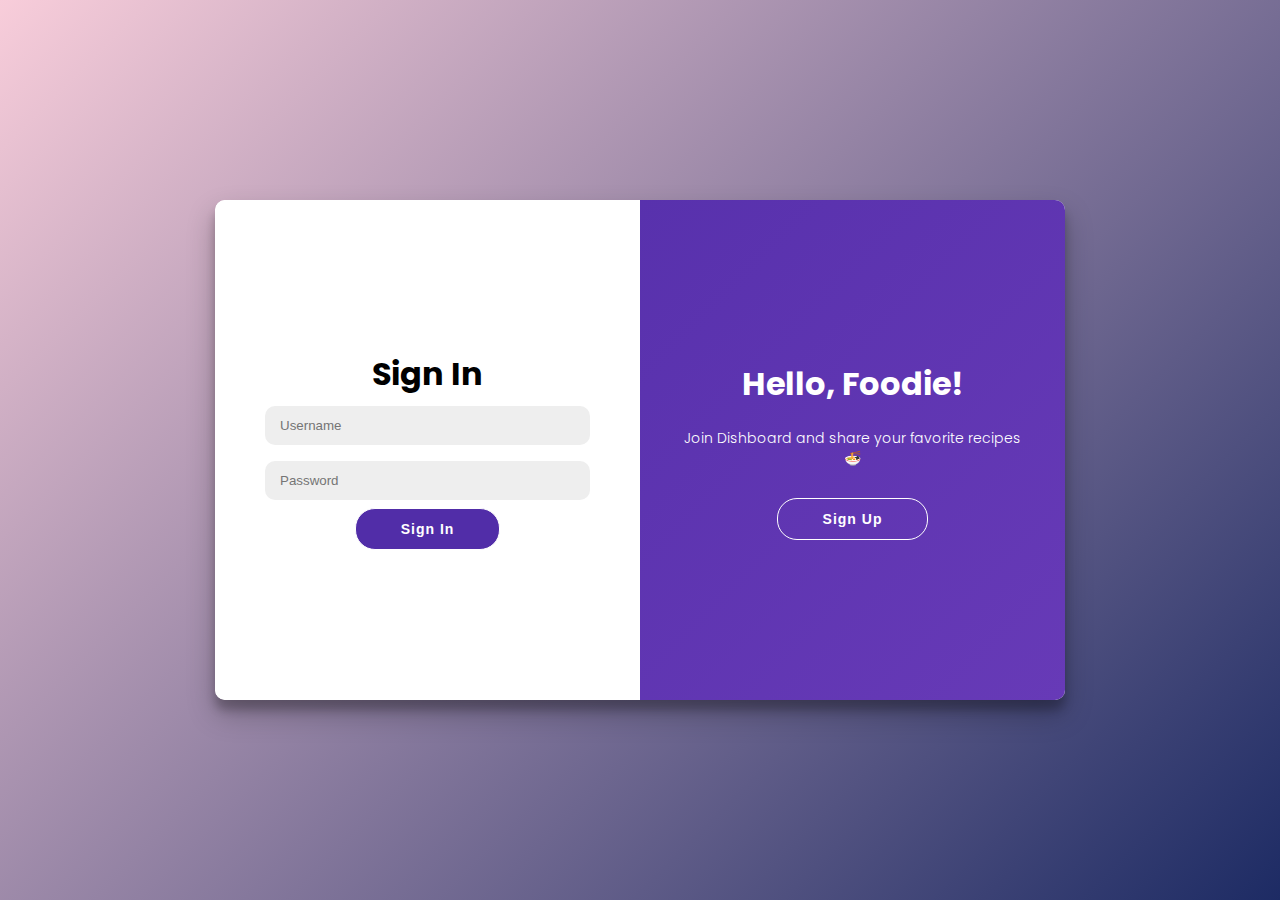
<file: public/index.html>
<!DOCTYPE html>
<html lang="en">
<head>
  <meta charset="UTF-8">
  <title>Dishboard Login 🍲</title>
  <link rel="stylesheet" href="styles_login.css">
</head>
<body>
  <div class="container" id="container">
    <!-- Sign Up -->
    <div class="form-container sign-up-container">
      <form id="signup-form">
        <h1>Create Account</h1>
        <input type="text" id="signup-name" placeholder="Full Name" required />
        <input type="text" id="signup-username" placeholder="Username" required />
        <input type="email" id="signup-email" placeholder="Email" required />
        <input type="password" id="signup-password" placeholder="Password" required />
        <button type="submit">Sign Up</button>
      </form>
    </div>

    <!-- Sign In -->
    <div class="form-container sign-in-container">
      <form id="login-form">
        <h1>Sign In</h1>
        <input type="text" id="login-username" placeholder="Username" required />
        <input type="password" id="login-password" placeholder="Password" required />
        <button type="submit">Sign In</button>
      </form>
    </div>

    <div class="overlay-container">
      <div class="overlay">
        <div class="overlay-panel overlay-left">
          <h1>Welcome Back!</h1>
          <p>To keep sharing dishes, login here</p>
          <button class="ghost" id="signIn">Sign In</button>
        </div>
        <div class="overlay-panel overlay-right">
          <h1>Hello, Foodie!</h1>
          <p>Join Dishboard and share your favorite recipes 🍜</p>
          <button class="ghost" id="signUp">Sign Up</button>
        </div>
      </div>
    </div>
  </div>

  <script>
    const container = document.getElementById('container');
    const signUpButton = document.getElementById('signUp');
    const signInButton = document.getElementById('signIn');
    const signupForm = document.getElementById("signup-form");
    const loginForm = document.getElementById("login-form");

    signUpButton.addEventListener('click', () => container.classList.add("right-panel-active"));
    signInButton.addEventListener('click', () => container.classList.remove("right-panel-active"));

    // Signup - store full name & username in localStorage
    signupForm.addEventListener("submit", (e) => {
      e.preventDefault();
      const fullName = document.getElementById("signup-name").value;
      const username = document.getElementById("signup-username").value;
      localStorage.setItem("username", username);
      localStorage.setItem("fullname", fullName);
      alert("Signup successful! Please sign in.");
      container.classList.remove("right-panel-active");
    });

    // Login - retrieve fullname
    loginForm.addEventListener("submit", (e) => {
      e.preventDefault();
      const username = document.getElementById("login-username").value;
      const fullname = localStorage.getItem("fullname") || username;
      localStorage.setItem("username", username);
      localStorage.setItem("fullname", fullname);
      window.location.href = "home.html";
    });
  </script>
</body>
</html>
</file>
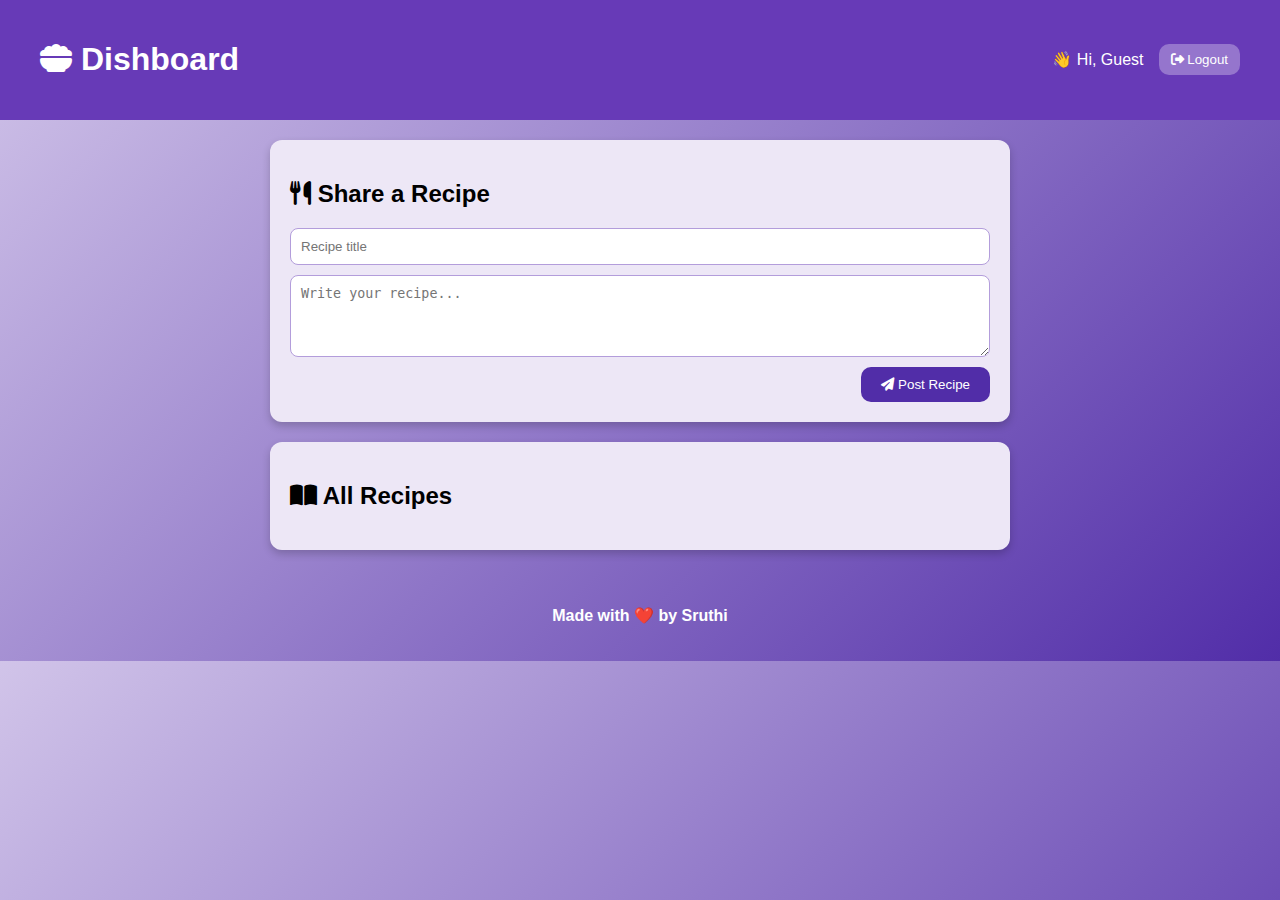
<file: public/home.html>
<!DOCTYPE html>
<html lang="en">
<head>
  <meta charset="UTF-8">
  <title>Dishboard 🍲</title>
  <link rel="stylesheet" href="styles_home.css">
  <link rel="stylesheet" href="https://cdnjs.cloudflare.com/ajax/libs/font-awesome/6.6.0/css/all.min.css">
</head>
<body>
  <header class="topbar">
    <h1><i class="fa-solid fa-bowl-food"></i> Dishboard</h1>
    <div class="user-info">
      <span id="user-name">👋 Hi, Chef</span>
      <button onclick="logout()" class="logout-btn"><i class="fa-solid fa-right-from-bracket"></i> Logout</button>
    </div>
  </header>

  <main>
    <section class="post-section">
      <h2><i class="fa-solid fa-utensils"></i> Share a Recipe</h2>
      <div class="post-box">
        <input id="title" placeholder="Recipe title" class="input-field">
        <textarea id="content" placeholder="Write your recipe..." rows="4" class="input-field"></textarea>
        <button onclick="postRecipe()" class="btn-post">
          <i class="fa-solid fa-paper-plane"></i> Post Recipe
        </button>
      </div>
    </section>

    <section class="feed-section">
      <h2><i class="fa-solid fa-book-open"></i> All Recipes</h2>
      <div id="feed" class="feed"></div>
    </section>
  </main>

  <footer>
    <p>Made with ❤️ by Sruthi</p>
  </footer>

  <script src="script.js"></script>
</body>
</html>
</file>
<file: public/styles_login.css>
@import url('https://fonts.googleapis.com/css2?family=Poppins:wght@300;400;600&display=swap');

* {
    box-sizing: border-box;
}

body {
    background: linear-gradient(135deg, #f8cdda 0%, #1d2b64 100%);
    display: flex;
    justify-content: center;
    align-items: center;
    height: 100vh;
    font-family: 'Poppins', sans-serif;
    margin: 0;
}

h1 {
    font-weight: bold;
    margin: 0;
}

p {
    font-size: 14px;
    font-weight: 300;
    line-height: 20px;
    margin: 20px 0 30px;
}

button {
    border-radius: 20px;
    border: 1px solid #ffffff;
    background-color: #512da8;
    color: #fff;
    font-size: 14px;
    font-weight: bold;
    padding: 12px 45px;
    letter-spacing: 1px;
    transition: transform 80ms ease-in;
    cursor: pointer;
}

button:hover {
    background-color: #673ab7;
}

button:active {
    transform: scale(0.95);
}

button.ghost {
    background-color: transparent;
    border-color: #fff;
}

form {
    background-color: #ffffff;
    display: flex;
    align-items: center;
    justify-content: center;
    flex-direction: column;
    padding: 0 50px;
    height: 100%;
    text-align: center;
    border-radius: 10px;
}

input {
    background-color: #eee;
    border: none;
    padding: 12px 15px;
    margin: 8px 0;
    width: 100%;
    border-radius: 10px;
}

.container {
    background-color: #fff;
    border-radius: 10px;
    box-shadow: 0 14px 28px rgba(0,0,0,0.25), 
                0 10px 10px rgba(0,0,0,0.22);
    position: relative;
    overflow: hidden;
    width: 850px;
    max-width: 100%;
    min-height: 500px;
}

.form-container {
    position: absolute;
    top: 0;
    height: 100%;
    transition: all 0.6s ease-in-out;
}

.sign-in-container {
    left: 0;
    width: 50%;
    z-index: 2;
}

.sign-up-container {
    left: 0;
    width: 50%;
    opacity: 0;
    z-index: 1;
}

.container.right-panel-active .sign-in-container {
    transform: translateX(100%);
}

.container.right-panel-active .sign-up-container {
    transform: translateX(100%);
    opacity: 1;
    z-index: 5;
    animation: show 0.6s;
}

@keyframes show {
    0%, 49.99% {
        opacity: 0;
        z-index: 1;
    }
    50%, 100% {
        opacity: 1;
        z-index: 5;
    }
}

.overlay-container {
    position: absolute;
    top: 0;
    left: 50%;
    width: 50%;
    height: 100%;
    overflow: hidden;
    transition: transform 0.6s ease-in-out;
    z-index: 100;
}

.container.right-panel-active .overlay-container {
    transform: translateX(-100%);
}

.overlay {
    background: linear-gradient(135deg, #512da8, #673ab7);
    color: #fff;
    position: relative;
    left: -100%;
    height: 100%;
    width: 200%;
    transform: translateX(0);
    transition: transform 0.6s ease-in-out;
}

.container.right-panel-active .overlay {
    transform: translateX(50%);
}

.overlay-panel {
    position: absolute;
    display: flex;
    align-items: center;
    justify-content: center;
    flex-direction: column;
    padding: 0 40px;
    text-align: center;
    top: 0;
    height: 100%;
    width: 50%;
    transition: transform 0.6s ease-in-out;
}

.overlay-left {
    transform: translateX(-20%);
}

.container.right-panel-active .overlay-left {
    transform: translateX(0);
}

.overlay-right {
    right: 0;
    transform: translateX(0);
}

.container.right-panel-active .overlay-right {
    transform: translateX(20%);
}

.social-container {
    margin: 20px 0;
}

.social-container a {
    border: 1px solid #dddddd;
    border-radius: 50%;
    display: inline-flex;
    justify-content: center;
    align-items: center;
    height: 40px;
    width: 40px;
    margin: 0 5px;
    transition: all 0.3s;
    color: #555;
}

.social-container a:hover {
    background-color: #512da8;
    color: white;
    transform: scale(1.1);
}

/* Small device responsiveness */
@media (max-width: 768px) {
    .container {
        width: 95%;
        min-height: 550px;
    }

    form {
        padding: 0 30px;
    }

    button {
        padding: 10px 35px;
    }
}
</file>
<file: public/styles_home.css>
body {
    font-family: 'Poppins', sans-serif;
    background: linear-gradient(135deg, #d1c4e9 0%, #512da8 100%);
    margin: 0;
}

.topbar {
    display: flex;
    justify-content: space-between;
    align-items: center;
    padding: 20px 40px;
    background: #673ab7;
    color: #fff;
    position: sticky;
    top: 0;
}

.user-info {
    display: flex;
    align-items: center;
    gap: 15px;
}

.logout-btn {
    border-radius: 10px;
    padding: 8px 12px;
    background: #9575cd;
    border: none;
    color: white;
    cursor: pointer;
    transition: 0.3s;
}

.logout-btn:hover { 
    background: #d1c4e9; 
    color: #512da8; 
}

.post-section, .feed-section {
    margin: 20px auto;
    width: 90%;
    max-width: 700px;
    background: #ede7f6;
    padding: 20px;
    border-radius: 12px;
    box-shadow: 0 4px 8px rgba(0,0,0,0.2);
}

.post-box {
    display: flex;
    flex-direction: column;
    gap: 10px;
}

.input-field {
    padding: 10px;
    border-radius: 8px;
    border: 1px solid #b39ddb;
}

.btn-post {
    align-self: flex-end;
    background: #512da8;
    color: white;
    padding: 10px 20px;
    border: none;
    border-radius: 10px;
    cursor: pointer;
}

.btn-post:hover {
    background: #7e57c2;
}

.feed .recipe {
    background: #fff;
    padding: 15px;
    border-radius: 10px;
    margin-bottom: 15px;
    box-shadow: 0 2px 4px rgba(0,0,0,0.1);
}

/* Footer styling */
footer {
    text-align: center;
    padding: 20px 0;
    background: transparent;
    color: #fff;
    font-weight: bold;
    font-size: 16px;
}
</file>
